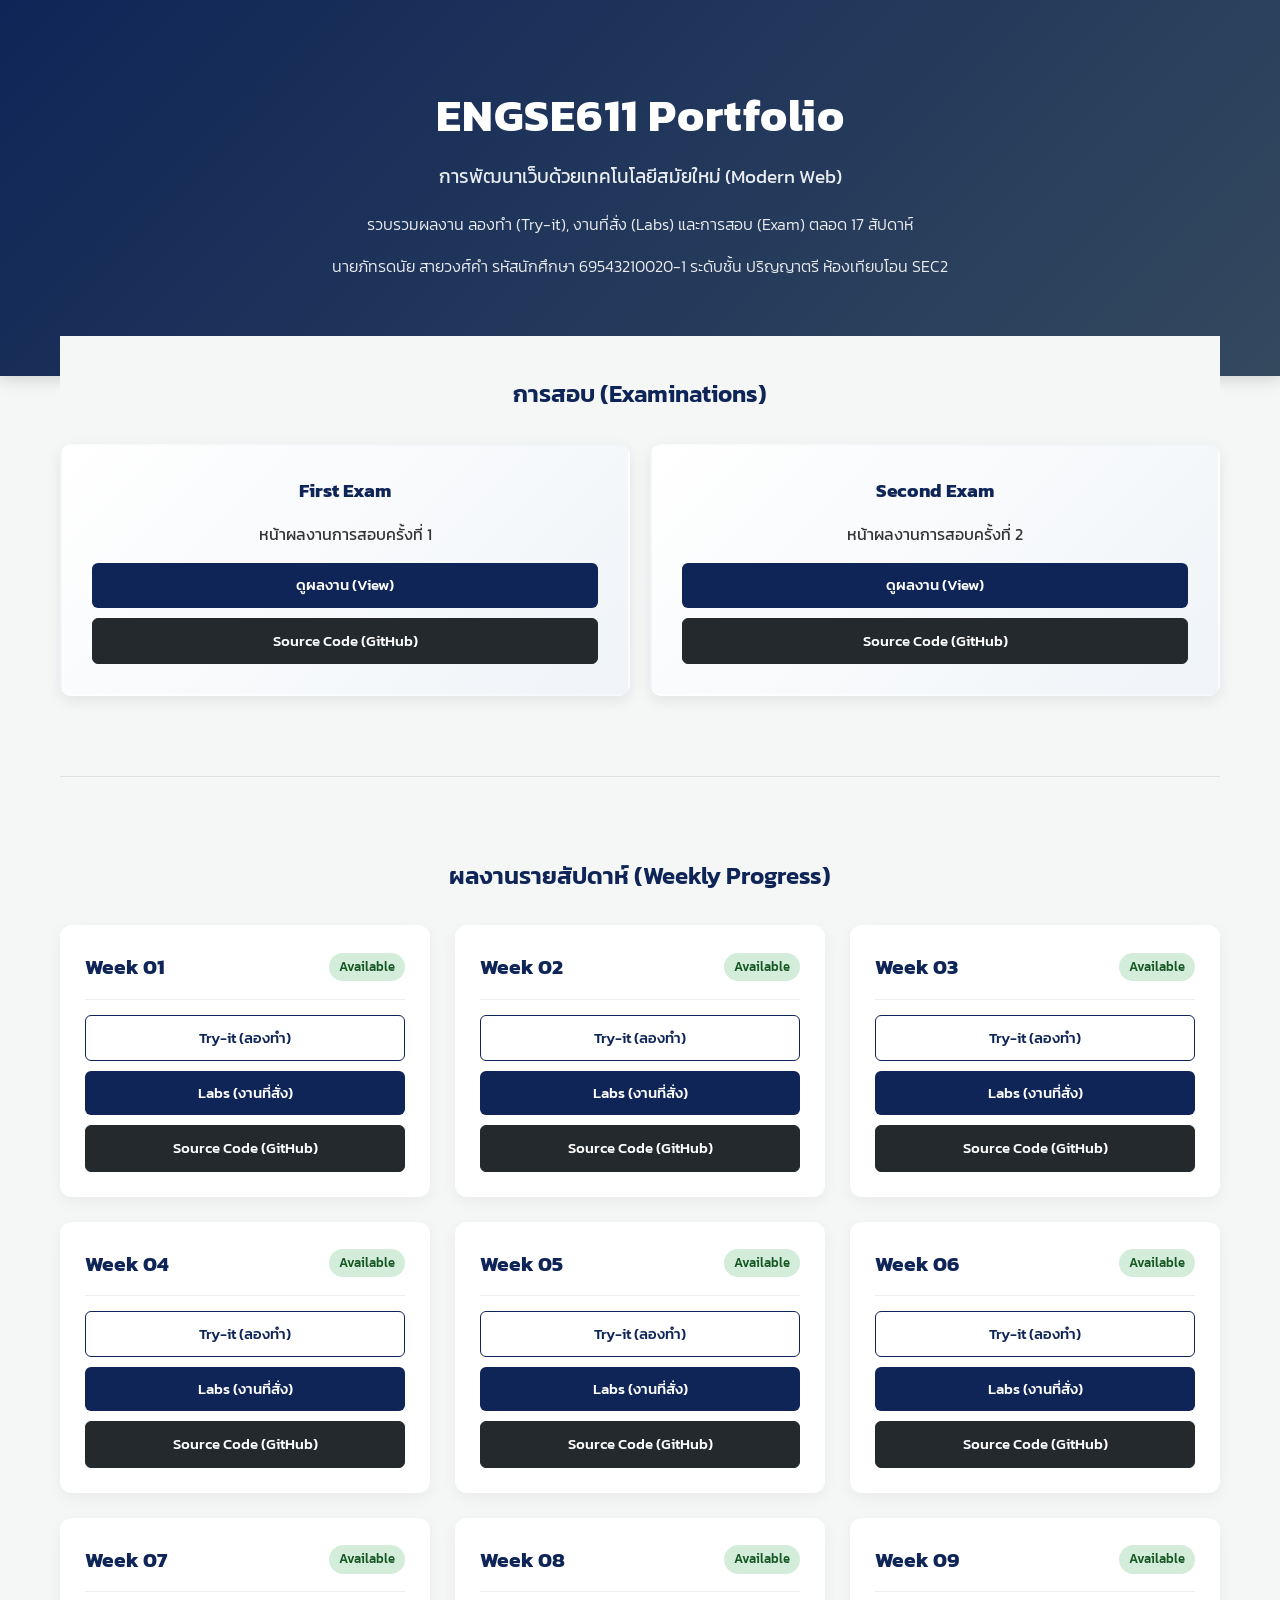
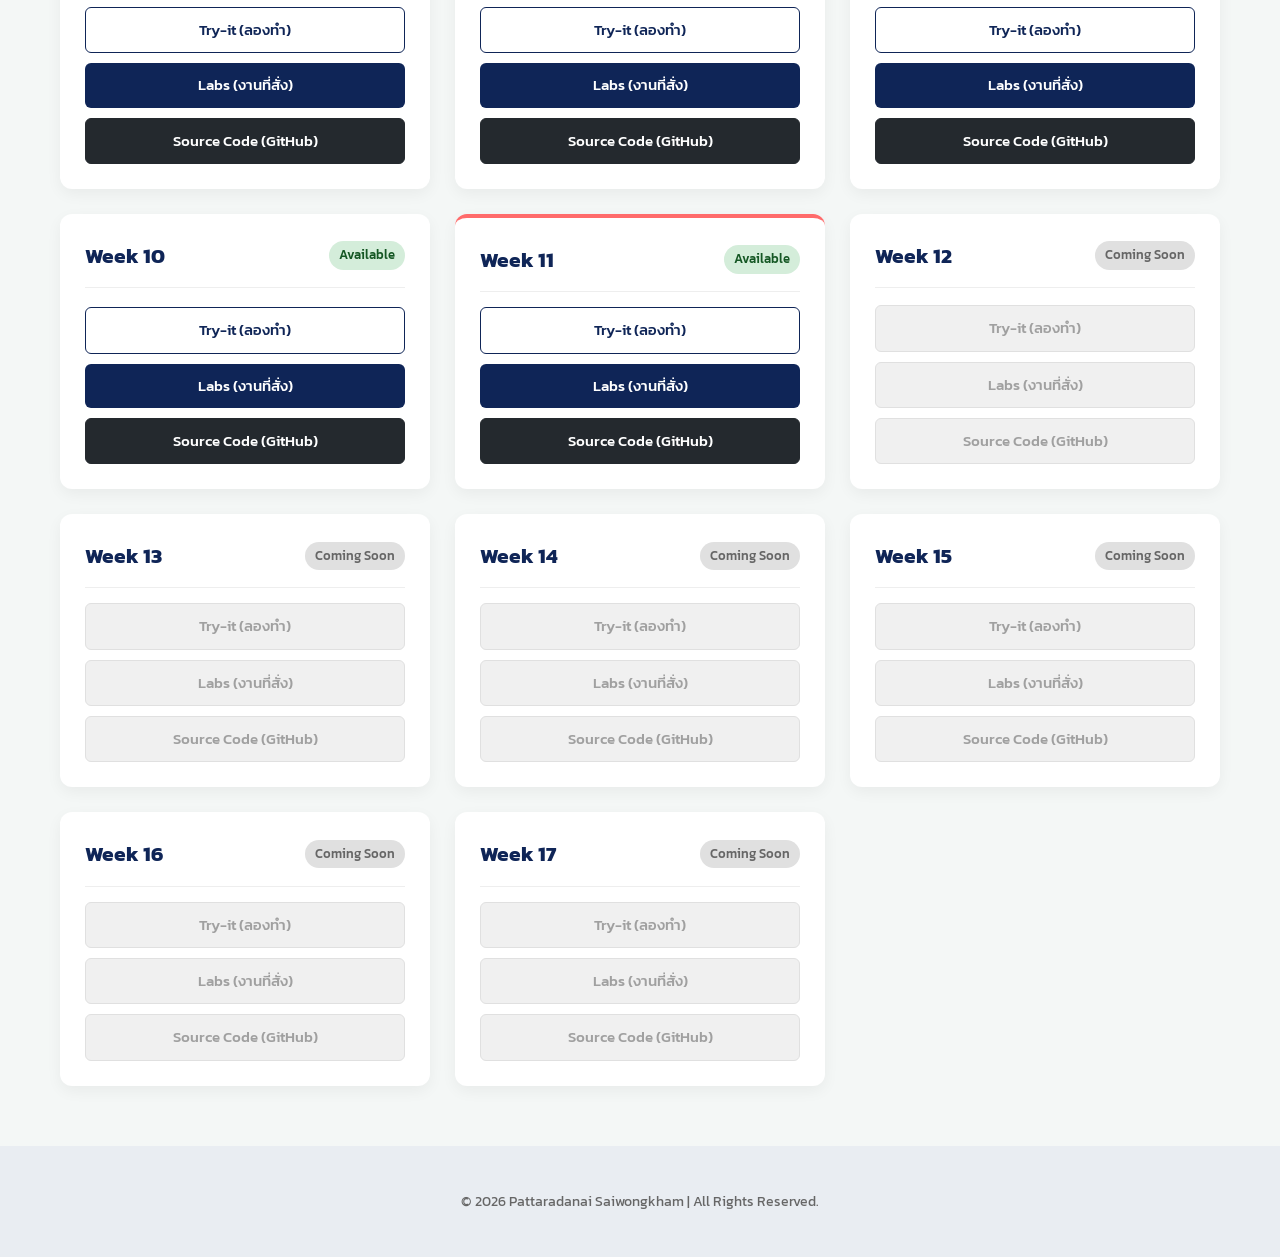
<file: index.html>
<!DOCTYPE html>
<html lang="th">
<head>
    <meta charset="UTF-8">
    <meta name="viewport" content="width=device-width, initial-scale=1.0">
    <title>My Portfolio | ENGSE611</title>
    <link rel="stylesheet" href="style.css">
    <link href="https://fonts.googleapis.com/css2?family=Kanit:wght@300;400;500;600&display=swap" rel="stylesheet">
</head>
<body>
    <header class="hero">
        <div class="hero-content">
            <h1>ENGSE611 Portfolio</h1>
            <h2>การพัฒนาเว็บด้วยเทคโนโลยีสมัยใหม่ (Modern Web)</h2>
            <p>รวบรวมผลงาน ลองทำ (Try-it), งานที่สั่ง (Labs) และการสอบ (Exam) ตลอด 17 สัปดาห์</p>
            <p>นายภัทรดนัย สายวงศ์คำ รหัสนักศึกษา 69543210020-1 ระดับชั้น ปริญญาตรี ห้องเทียบโอน SEC2</p>
        </div>
    </header>
    <main class="container">
        <section class="section-container">
            <h2 class="section-title">การสอบ (Examinations)</h2>
            <div class="exam-grid">
                <div class="exam-card">
                    <h3>First Exam</h3>
                    <p>หน้าผลงานการสอบครั้งที่ 1</p>
                    <div class="link-group">
                        <a href="Exam/First-exam/index.html" class="btn">ดูผลงาน (View)</a>
                        <a href="https://github.com/pattaradanais151/Modern-Web-ENGSE611/tree/main/Exam/First-exam" target="_blank" class="btn outline github-btn">Source Code (GitHub)</a>
                    </div>
                </div>
                <div class="exam-card">
                    <h3>Second Exam</h3>
                    <p>หน้าผลงานการสอบครั้งที่ 2</p>
                    <div class="link-group">
                        <a href="Exam/Second-exam/index.html" class="btn">ดูผลงาน (View)</a>
                        <a href="https://github.com/pattaradanais151/Modern-Web-ENGSE611/tree/main/Exam/Second-exam" target="_blank" class="btn outline github-btn">Source Code (GitHub)</a>
                    </div>
                </div>
            </div>
        </section>
        <hr class="divider">
        <section class="section-container">
            <h2 class="section-title">ผลงานรายสัปดาห์ (Weekly Progress)</h2>
            <div id="week-grid" class="grid-container"></div>
        </section>
    </main>
    <footer>
        <p>© 2026 Pattaradanai Saiwongkham | All Rights Reserved.</p>
    </footer>
    <script src="script.js"></script>
</body>
</html>
</file>
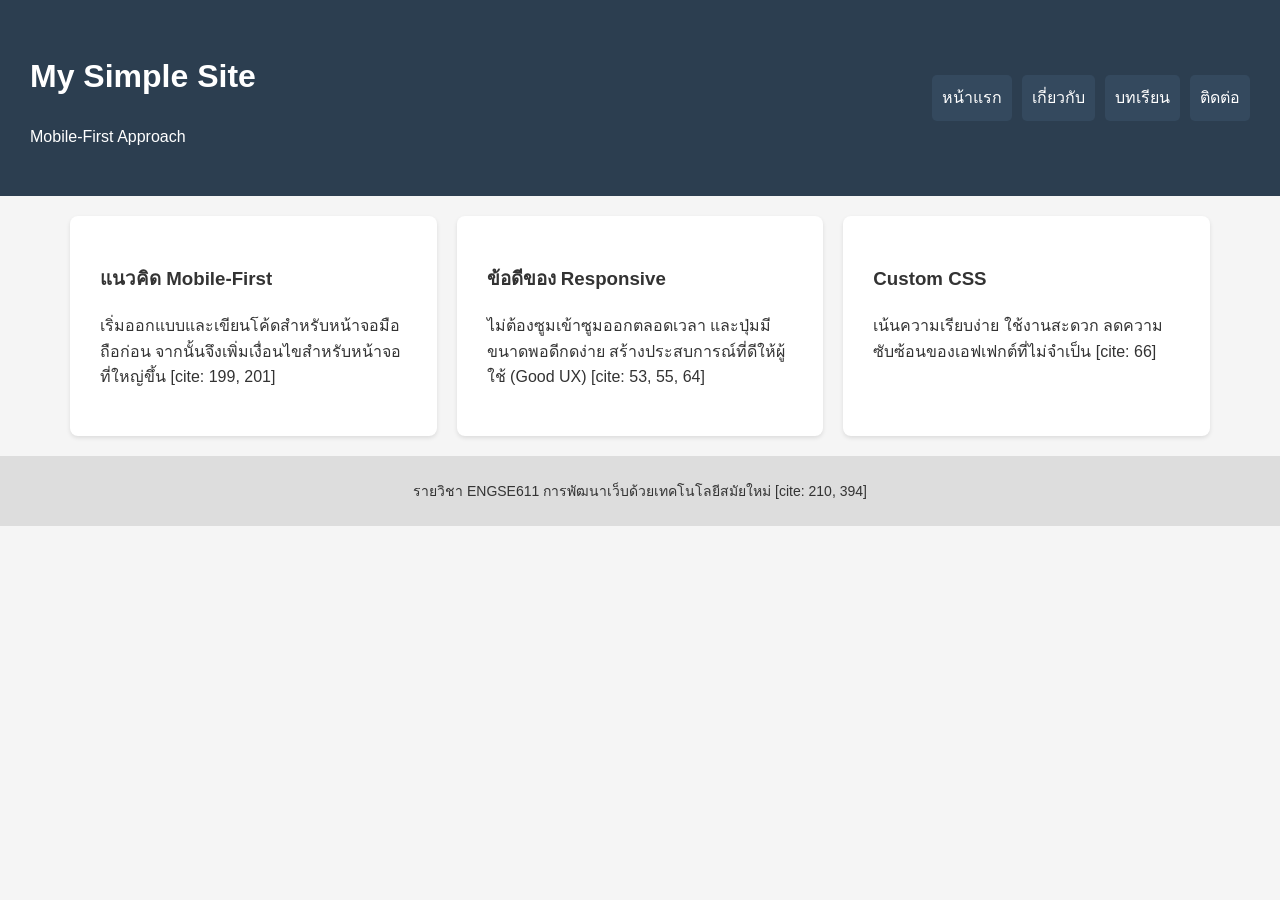
<file: Week-10/index.html>
<!DOCTYPE html>
<html lang="th">
<head>
    <meta charset="UTF-8">
    <meta name="viewport" content="width=device-width, initial-scale=1.0"> 
    <title>Simple Responsive Site</title>
    <link rel="stylesheet" href="style.css">
</head>
<body>
    <header>
        <div class="header-content">
            <h1>My Simple Site</h1>
            <p>Mobile-First Approach</p>
        </div>
        <nav>
            <a href="#">หน้าแรก</a>
            <a href="#">เกี่ยวกับ</a>
            <a href="#">บทเรียน</a>
            <a href="#">ติดต่อ</a>
        </nav>
    </header>

    <main class="container">
        <div class="card">
            <h3>แนวคิด Mobile-First</h3>
            <p>เริ่มออกแบบและเขียนโค้ดสำหรับหน้าจอมือถือก่อน จากนั้นจึงเพิ่มเงื่อนไขสำหรับหน้าจอที่ใหญ่ขึ้น [cite: 199, 201]</p>
        </div>
        <div class="card">
            <h3>ข้อดีของ Responsive</h3>
            <p>ไม่ต้องซูมเข้าซูมออกตลอดเวลา และปุ่มมีขนาดพอดีกดง่าย สร้างประสบการณ์ที่ดีให้ผู้ใช้ (Good UX) [cite: 53, 55, 64]</p>
        </div>
        <div class="card">
            <h3>Custom CSS</h3>
            <p>เน้นความเรียบง่าย ใช้งานสะดวก ลดความซับซ้อนของเอฟเฟกต์ที่ไม่จำเป็น [cite: 66]</p>
        </div>
    </main>

    <footer>
        <p>รายวิชา ENGSE611 การพัฒนาเว็บด้วยเทคโนโลยีสมัยใหม่ [cite: 210, 394]</p>
    </footer>
</body>
</html>
</file>
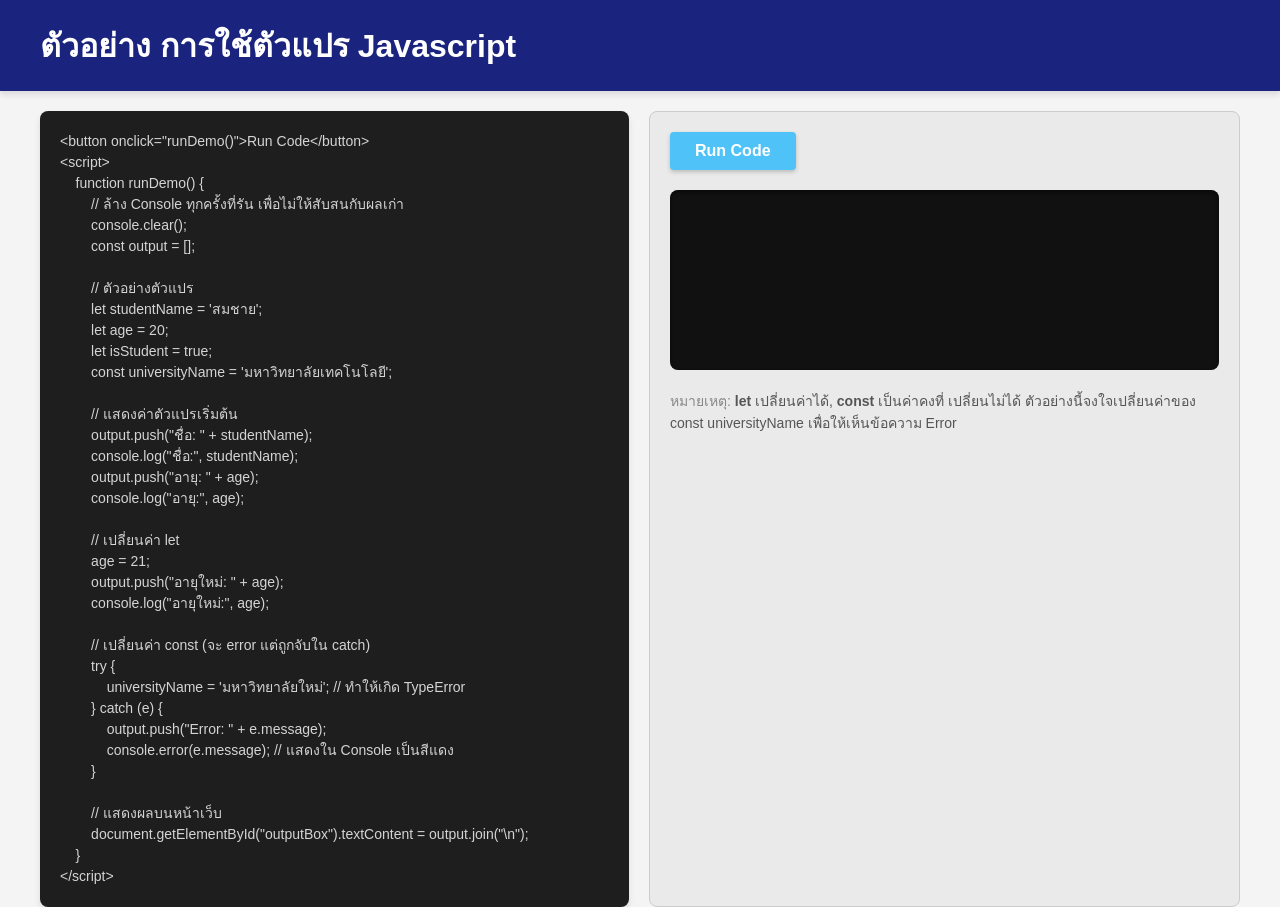
<file: Week-11/index.html>
<!DOCTYPE html>
<html lang="th">
<head>
    <meta charset="UTF-8">
    <meta name="viewport" content="width=device-width, initial-scale=1.0">
    <title>ตัวอย่าง การใช้ตัวแปร Javascript</title>
    <link rel="stylesheet" href="style.css">
</head>
<body>
    <header class="header">
        <h1>ตัวอย่าง การใช้ตัวแปร Javascript</h1>
    </header>
    
    <main class="container">
        <!-- ฝั่งซ้าย: แสดงโค้ด -->
        <section class="code-section">
<pre><code>&lt;button onclick="runDemo()"&gt;Run Code&lt;/button&gt;
&lt;script&gt;
    function runDemo() {
        // ล้าง Console ทุกครั้งที่รัน เพื่อไม่ให้สับสนกับผลเก่า
        console.clear();
        const output = [];

        // ตัวอย่างตัวแปร
        let studentName = 'สมชาย';
        let age = 20;
        let isStudent = true;
        const universityName = 'มหาวิทยาลัยเทคโนโลยี';
        
        // แสดงค่าตัวแปรเริ่มต้น
        output.push("ชื่อ: " + studentName);
        console.log("ชื่อ:", studentName);
        output.push("อายุ: " + age);
        console.log("อายุ:", age);

        // เปลี่ยนค่า let
        age = 21;
        output.push("อายุใหม่: " + age);
        console.log("อายุใหม่:", age);

        // เปลี่ยนค่า const (จะ error แต่ถูกจับใน catch)
        try {
            universityName = 'มหาวิทยาลัยใหม่'; // ทำให้เกิด TypeError
        } catch (e) {
            output.push("Error: " + e.message);
            console.error(e.message); // แสดงใน Console เป็นสีแดง
        }

        // แสดงผลบนหน้าเว็บ
        document.getElementById("outputBox").textContent = output.join("\n");
    }
&lt;/script&gt;</code></pre>
        </section>
        
        <section class="demo-section">
            <button onclick="runDemo()" class="btn-run">Run Code</button>
            
            <div class="output-container">
                <pre id="outputBox"></pre>
            </div>

            <p class="note-text">
                <span class="note-label">หมายเหตุ:</span> <b>let</b> เปลี่ยนค่าได้, <b>const</b> เป็นค่าคงที่ เปลี่ยนไม่ได้ ตัวอย่างนี้จงใจเปลี่ยนค่าของ const universityName เพื่อให้เห็นข้อความ Error
            </p>
        </section>
    </main>

    <script src="script.js"></script>
</body>
</html>
</file>
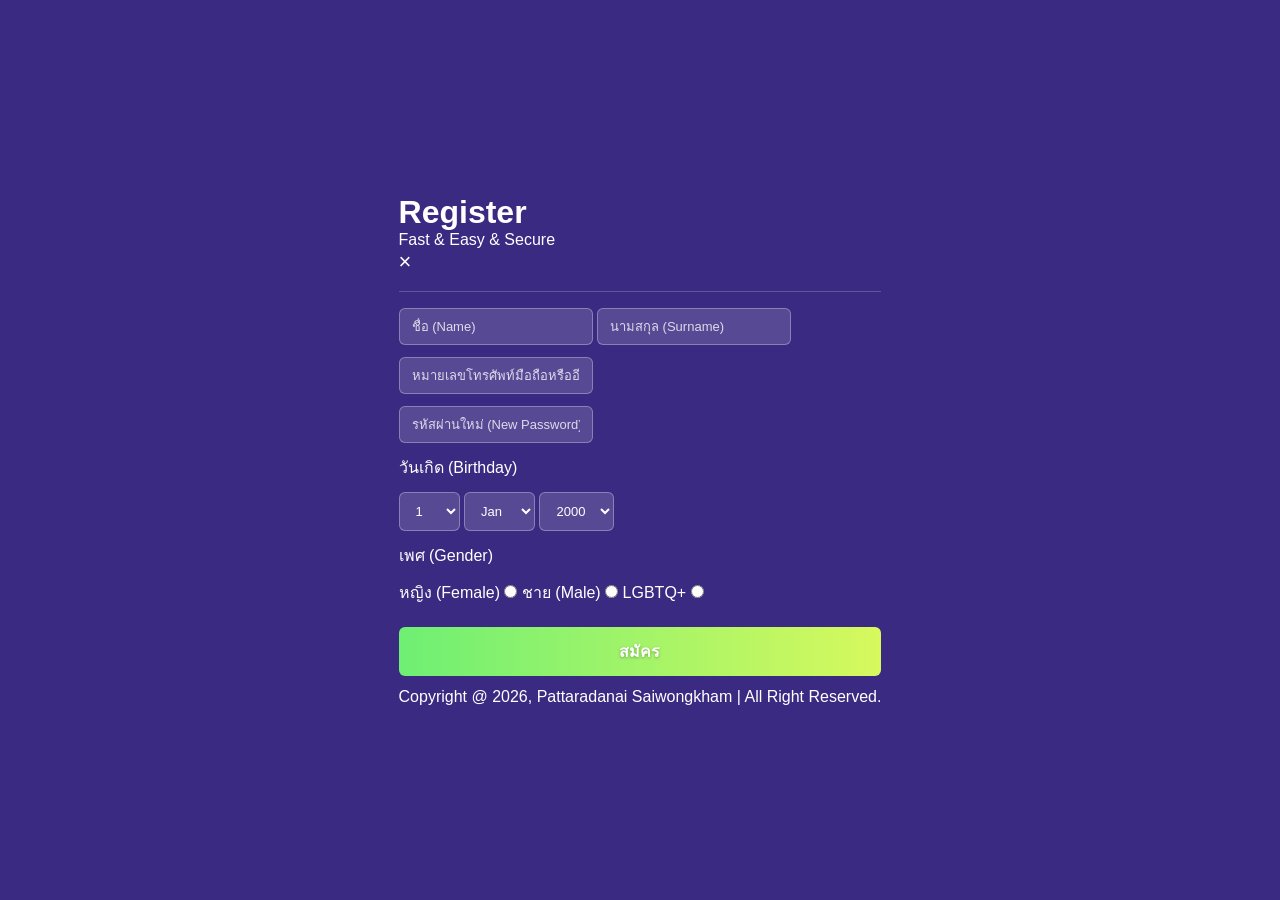
<file: Exam/First-exam/index.html>
<!DOCTYPE html>
<html lang="th">
<head>
    <meta charset="UTF-8">
    <meta name="viewport" content="width=device-width, initial-scale=1.0">
    <title>Register Form</title>
    <link rel="stylesheet" href="style.css">
</head>
<body>

    <div class="signup-card">
        <div class="card-header">
            <div class="title-container">
                <h1>Register</h1>
                <p>Fast & Easy & Secure</p>
            </div>
            <button class="close-btn">&times;</button>
        </div>
        <hr class="divider">
        <form action="#" method="POST">
            <div class="input-row">
                <input type="text" placeholder="ชื่อ (Name)" required>
                <input type="text" placeholder="นามสกุล (Surname)" required>
            </div>
            <div class="input-full">
                <input type="text" placeholder="หมายเลขโทรศัพท์มือถือหรืออีเมล (Phone Number or Email)" required>
            </div>
            <div class="input-full">
                <input type="password" placeholder="รหัสผ่านใหม่ (New Password)" required>
            </div>
            <div class="section-title">วันเกิด (Birthday)</div>
            <div class="input-row dob-row">
                <select name="day">
                    <option value="14">1</option>
                    <option value="14">2</option>
                    <option value="14">3</option>
                    <option value="14">4</option>
                    <option value="14">5</option>
                    <option value="14">6</option>
                    <option value="14">7</option>
                    <option value="14">8</option>
                    <option value="14">9</option>
                    <option value="14">10</option>
                    <option value="14">11</option>
                    <option value="14">12</option>
                    <option value="14">13</option>
                    <option value="14">14</option>
                    <option value="14">15</option>
                    <option value="14">16</option>
                    <option value="14">17</option>
                    <option value="14">18</option>
                    <option value="14">19</option>
                    <option value="14">20</option>
                    <option value="14">21</option>
                    <option value="14">22</option>
                    <option value="14">23</option>
                    <option value="14">24</option>
                    <option value="14">25</option>
                    <option value="14">26</option>
                    <option value="14">27</option>
                    <option value="14">28</option>
                    <option value="14">29</option>
                    <option value="14">30</option>
                    <option value="14">31</option>
                </select>
                <select name="month">
                    <option value="ก.ย.">Jan</option>
                    <option value="ก.ย.">Feb</option>
                    <option value="ก.ย.">Mar</option>
                    <option value="ก.ย.">Apr</option>
                    <option value="ก.ย.">May</option>
                    <option value="ก.ย.">Jun</option>
                    <option value="ก.ย.">Jul</option>
                    <option value="ก.ย.">Aug</option>
                    <option value="ก.ย.">Sep</option>
                    <option value="ก.ย.">Oct</option>
                    <option value="ก.ย.">Nov</option>
                    <option value="ก.ย.">Dec</option>
                </select>
                <select name="year">
                    <option value="2020">2000</option>
                    <option value="2020">2001</option>
                    <option value="2020">2002</option>
                    <option value="2020">2003</option>
                    <option value="2020">2004</option>
                    <option value="2020">2005</option>
                    <option value="2020">2006</option>
                    <option value="2020">2007</option>
                    <option value="2020">2008</option>
                    <option value="2020">2009</option>
                    <option value="2020">2010</option>
                    <option value="2020">2011</option>
                    <option value="2020">2012</option>
                    <option value="2020">2013</option>
                    <option value="2020">2014</option>
                    <option value="2020">2015</option>
                    <option value="2020">2016</option>
                    <option value="2020">2017</option>
                    <option value="2020">2018</option>
                    <option value="2020">2019</option>
                    <option value="2020">2020</option>
                </select>
            </div>
            <div class="section-title">เพศ (Gender)</div>
            <div class="input-row gender-row">
                <label class="gender-box">
                    <span>หญิง (Female)</span>
                    <input type="radio" name="gender" value="female">
                </label>
                <label class="gender-box">
                    <span>ชาย (Male)</span>
                    <input type="radio" name="gender" value="male">
                </label>
                <label class="gender-box">
                    <span>LGBTQ+</span>
                    <input type="radio" name="gender" value="male">
                </label>
            </div>
            <button type="submit" class="submit-btn">สมัคร</button>
            <p class="terms-text">
                Copyright @ 2026, Pattaradanai Saiwongkham | All Right Reserved.
            </p>
        </form>
    </div>

</body>
</html>
</file>
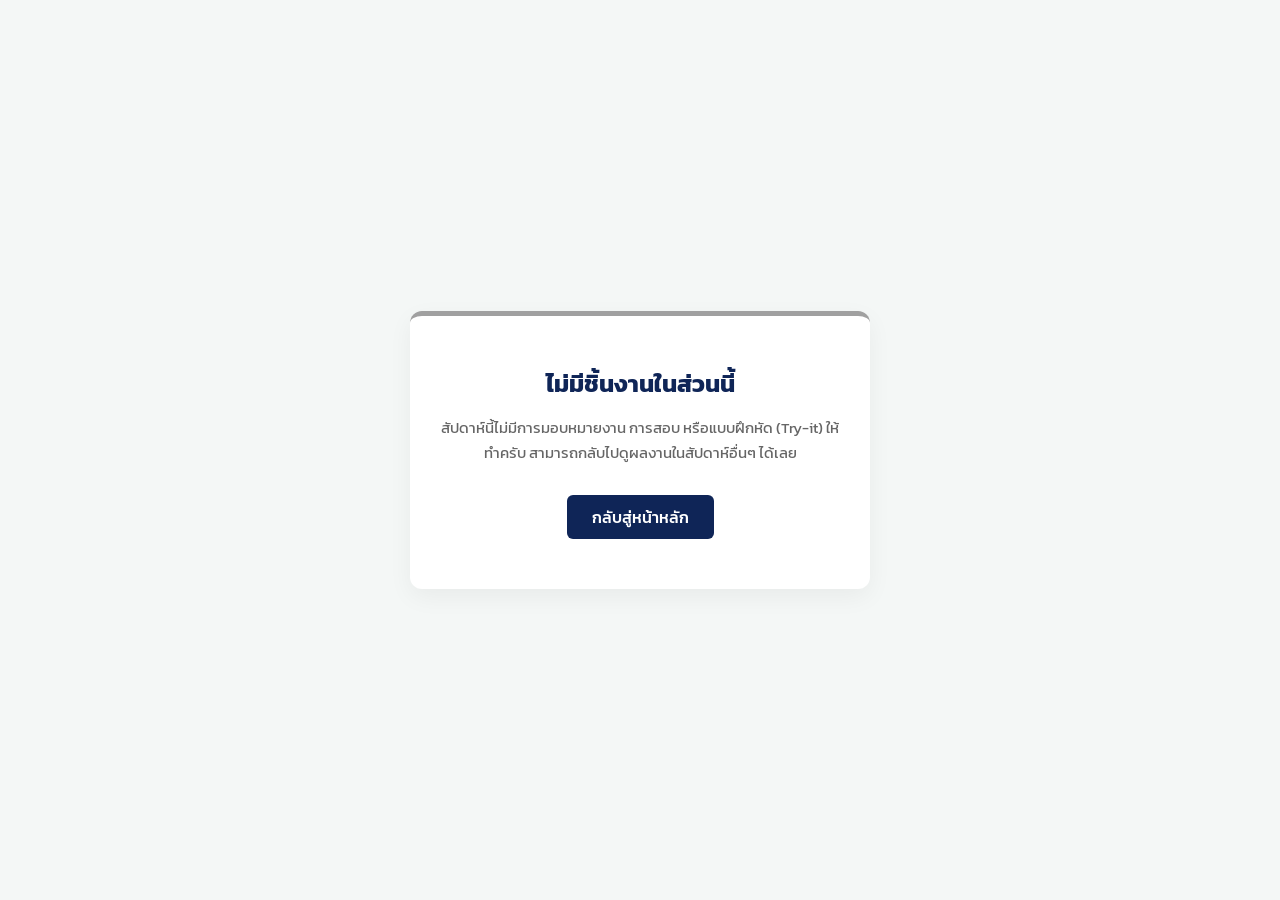
<file: Exam/Second-exam/index.html>
<!DOCTYPE html>
<html lang="th">
<head>
    <meta charset="UTF-8">
    <meta name="viewport" content="width=device-width, initial-scale=1.0">
    <title>No Assignment</title>
    <link href="https://fonts.googleapis.com/css2?family=Kanit:wght@300;400;500;600&display=swap" rel="stylesheet">
    <style>
        body {
            margin: 0;
            padding: 0;
            display: flex;
            justify-content: center;
            align-items: center;
            min-height: 100vh;
            background-color: #f4f7f6;
            font-family: 'Kanit', sans-serif;
        }
        .empty-card {
            background: #ffffff;
            padding: 50px 30px;
            border-radius: 12px;
            box-shadow: 0 8px 25px rgba(0,0,0,0.05);
            text-align: center;
            max-width: 400px;
            width: 90%;
            border-top: 5px solid #a0a0a0;
        }
        .icon {
            font-size: 70px;
            margin-bottom: 15px;
            line-height: 1;
        }
        h1 {
            color: #0f2557;
            font-size: 1.5rem;
            margin: 0 0 10px 0;
        }
        p {
            color: #666666;
            font-size: 0.95rem;
            margin-bottom: 30px;
            line-height: 1.6;
        }
        .btn-back {
            display: inline-block;
            background-color: #0f2557;
            color: #ffffff;
            text-decoration: none;
            padding: 10px 25px;
            border-radius: 6px;
            font-weight: 500;
            transition: background 0.3s, transform 0.2s;
        }
        .btn-back:hover {
            background-color: #34495e;
            transform: translateY(-2px);
        }
    </style>
</head>
<body>

    <div class="empty-card">
        <h1>ไม่มีชิ้นงานในส่วนนี้</h1>
        <p>สัปดาห์นี้ไม่มีการมอบหมายงาน การสอบ หรือแบบฝึกหัด (Try-it) ให้ทำครับ สามารถกลับไปดูผลงานในสัปดาห์อื่นๆ ได้เลย</p>
        <a href="../../index.html" class="btn-back">กลับสู่หน้าหลัก</a>
    </div>

</body>
</html>
</file>
<file: style.css>
:root {
    --primary: #0f2557;  
    --secondary: #34495e;
    --accent: #ff6b6b;     
    --bg-color: #f4f7f6;
    --card-bg: #ffffff;
    --text-main: #333333;
    --text-muted: #666666;
    --radius: 12px;
}
* {
    box-sizing: border-box;
}
body {
    margin: 0;
    font-family: 'Kanit', sans-serif;
    background-color: var(--bg-color);
    color: var(--text-main);
    line-height: 1.6;
}
.hero {
    background: linear-gradient(135deg, var(--primary), var(--secondary));
    color: white;
    text-align: center;
    padding: 80px 20px;
    box-shadow: 0 4px 15px rgba(0,0,0,0.15);
}
.hero h1 {
    font-size: 2.8rem;
    margin: 0;
    letter-spacing: 1px;
}
.hero h2 {
    font-size: 1.2rem;
    font-weight: 400;
    margin: 10px 0 20px 0;
    color: #e9edf2;
}
.hero p {
    font-weight: 300;
    opacity: 0.9;
    font-size: 1rem;
}
.container {
    width: 100%;
    max-width: 1200px;
    margin: -40px auto 40px auto; 
    padding: 0 20px;
}
.section-container {
    background: var(--bg-color);
    padding: 20px 0;
}
.section-title {
    color: var(--primary);
    text-align: center;
    margin-bottom: 30px;
    font-weight: 600;
}
.divider {
    border: 0;
    height: 1px;
    background: #e0e0e0;
    margin: 40px 0;
}
.exam-grid {
    display: grid;
    grid-template-columns: 1fr;
    gap: 20px;
    margin-bottom: 20px;
}
@media (min-width: 768px) {
    .exam-grid {
        grid-template-columns: repeat(2, 1fr);
    }
}
.exam-card {
    background: linear-gradient(135deg, #ffffff, #f0f4f8);
    border-radius: var(--radius);
    padding: 30px;
    text-align: center;
    text-decoration: none;
    color: var(--text-main);
    box-shadow: 0 5px 15px rgba(0,0,0,0.08);
    border: 2px solid transparent;
}
.exam-card:hover {
    box-shadow: 0 10px 25px rgba(0,0,0,0.15);
    border-color: var(--primary);
}
.exam-card .icon {
    font-size: 40px;
    display: block;
    margin-bottom: 15px;
}
.exam-card h3 {
    margin: 0 0 10px 0;
    color: var(--primary);
}
.grid-container {
    display: grid;
    grid-template-columns: 1fr; 
    gap: 25px;
}
@media (min-width: 768px) {
    .grid-container {
        grid-template-columns: repeat(2, 1fr); 
    }
}
@media (min-width: 1024px) {
    .grid-container {
        grid-template-columns: repeat(3, 1fr);
    }
}
.card {
    background: var(--card-bg);
    border-radius: var(--radius);
    padding: 25px;
    box-shadow: 0 5px 15px rgba(0,0,0,0.05);
    display: flex;
    flex-direction: column;
}
.card:hover {
    box-shadow: 0 10px 25px rgba(0,0,0,0.1);
}
.card.highlight {
    border-top: 4px solid var(--accent);
}
.card-header {
    display: flex;
    justify-content: space-between;
    align-items: center;
    border-bottom: 1px solid #eeeeee;
    padding-bottom: 15px;
    margin-bottom: 15px;
}
.card-header h3 {
    margin: 0;
    font-size: 1.3rem;
    color: var(--primary);
}
.badge {
    font-size: 0.8rem;
    padding: 4px 10px;
    border-radius: 20px;
    font-weight: 500;
}
.badge.active { background: #d4edda; color: #155724; }
.badge.upcoming { background: #e0e0e0; color: #666666; }
.card-body {
    flex-grow: 1;
    display: flex;
    flex-direction: column;
}
.link-group {
    display: flex;
    flex-direction: column;
    gap: 10px;
    margin-top: auto;
}
.btn {
    display: block;
    text-align: center;
    text-decoration: none;
    background: var(--primary);
    color: white;
    padding: 10px 15px;
    border-radius: 6px;
    font-size: 0.95rem;
    font-weight: 500;
}
.btn:hover:not(.disabled) { 
    background: var(--secondary); 
}
.btn.outline {
    background: transparent;
    border: 1px solid var(--primary);
    color: var(--primary);
}
.btn.outline:hover:not(.disabled) {
    background: var(--primary);
    color: white;
}
.btn.github-btn {
    background: #24292e;
    color: white;
    border: 1px solid #24292e;
}
.btn.github-btn:hover:not(.disabled) {
    background: #000000;
    color: white;
}
.btn.disabled {
    background: #f0f0f0;
    color: #a0a0a0;
    border: 1px solid #e0e0e0;
    cursor: not-allowed;
}
footer {
    text-align: center;
    padding: 30px 20px;
    color: var(--text-muted);
    font-size: 0.9rem;
    background: #e9edf2;
    margin-top: 40px;
}
</file>
<file: Week-10/style.css>
:root {
    --bg-color: #f5f5f5;      
    --card-bg: #ffffff;       
    --text-color: #333333;
    --primary-color: #2c3e50; 
    --nav-color: #34495e;     
    --padding: 15px;         
}
body {
    margin: 0;                               
    font-family: Tahoma, sans-serif;         
    background: var(--bg-color);             
    color: var(--text-color);
    line-height: 1.6;                        
}
header {
    background: var(--primary-color);
    color: #ffffff;
    text-align: center;                      
    padding: var(--padding);
}
nav {
    display: flex;                           
    flex-direction: column;                  
    gap: 10px;                               
    margin-top: 15px;
}
nav a {
    background: var(--nav-color);
    color: #ffffff;
    text-decoration: none;
    padding: 10px;                          
    border-radius: 5px;                      
}
.container {
    width: 100%;                            
    max-width: 1200px;                      
    margin: 0 auto;                          
    padding: 20px var(--padding);           
    box-sizing: border-box;
}
.card {
    background: var(--card-bg);              
    padding: var(--padding);                 
    margin-bottom: 15px;                    
    border-radius: 8px;                      
    box-shadow: 0 2px 4px rgba(0,0,0,0.1);  
}
footer {
    background: #dddddd;                     
    text-align: center;                     
    padding: 10px;                           
    font-size: 14px;                         
}
img {
    max-width: 100%;                        
    height: auto;                           
}
@media (min-width: 768px) {                  
    :root {
        --padding: 30px;                    
    }
    header {
        text-align: left;                   
        display: flex;
        justify-content: space-between;     
        align-items: center;
    }
    nav {
        flex-direction: row;                 
        margin-top: 0;
    }
    .container {
        display: grid;                      
        grid-template-columns: repeat(2, 1fr); 
        gap: 20px;                          
    }
    .card {
        margin-bottom: 0;             
    }
}
@media (min-width: 1024px) {                 
    .container {
        grid-template-columns: repeat(3, 1fr);
    }
}
</file>
<file: Week-11/style.css>
* {
    box-sizing: border-box;
    margin: 0;
    padding: 0;
    font-family: 'Segoe UI', Tahoma, Geneva, Verdana, sans-serif;
}

body {
    background-color: #f4f4f4;
    color: #333;
}

.header {
    background-color: #1a237e; /* สีน้ำเงินเข้มตามภาพ */
    color: white;
    padding: 20px 40px;
    margin-bottom: 20px;
    box-shadow: 0 4px 6px rgba(0,0,0,0.1);
}

.header h1 {
    font-size: 32px;
    font-weight: bold;
}

.container {
    display: flex;
    gap: 20px;
    padding: 0 40px;
    max-width: 1400px;
    margin: 0 auto;
}

.code-section {
    flex: 1;
    background-color: #1e1e1e; 
    color: #d4d4d4;
    padding: 20px;
    border-radius: 8px;
    overflow-x: auto;
    font-family: 'Consolas', 'Courier New', monospace;
    font-size: 14px;
    line-height: 1.5;
    box-shadow: 0 4px 6px rgba(0,0,0,0.1);
}

.code-section pre {
    margin: 0;
}

.demo-section {
    flex: 1;
    background-color: #eaeaea; /* สีพื้นหลังตามภาพ */
    padding: 20px;
    border-radius: 8px;
    border: 1px solid #ccc;
}

.btn-run {
    background-color: #4fc3f7; /* สีฟ้าสว่าง */
    color: white;
    border: none;
    padding: 10px 25px;
    font-size: 16px;
    border-radius: 4px;
    cursor: pointer;
    margin-bottom: 20px;
    font-weight: bold;
    box-shadow: 0 2px 4px rgba(0,0,0,0.2);
    transition: background-color 0.2s;
}

.btn-run:hover {
    background-color: #29b6f6;
}

.output-container {
    background-color: #111;
    color: white;
    padding: 20px;
    border-radius: 8px;
    min-height: 180px;
    margin-bottom: 20px;
    box-shadow: inset 0 2px 4px rgba(0,0,0,0.5);
}

#outputBox {
    font-family: 'Consolas', 'Courier New', monospace;
    font-size: 15px;
    line-height: 1.5;
    white-space: pre-wrap;
}

/* ข้อความหมายเหตุด้านล่าง */
.note-text {
    font-size: 14px;
    color: #555;
    line-height: 1.6;
}

.note-label {
    color: #888;
}
</file>
<file: Exam/First-exam/style.css>
* { box-sizing: border-box; margin: 0; padding: 0; font-family: sans-serif; color: white; }
body { background: #3b2a82; display: flex; justify-content: center; align-items: center; min-height: 100vh; }

.glass-card { background: rgba(255, 255, 255, 0.1); border: 1px solid rgba(255, 255, 255, 0.2); border-radius: 12px; padding: 24px; width: 100%; max-width: 460px; backdrop-filter: blur(12px); box-shadow: 0 8px 32px rgba(0,0,0,0.2); }
.header { display: flex; justify-content: space-between; align-items: flex-start; }
.header h2 { font-size: 24px; font-weight: bold; margin-bottom: 2px; }
.header p { font-size: 13px; opacity: 0.9; }
.close-btn { background: none; border: none; font-size: 22px; cursor: pointer; transition: 0.2s; }
.close-btn:hover { color: #ccc; }
.divider { border: 0; border-top: 1px solid rgba(255, 255, 255, 0.2); margin: 16px 0; }

form { display: flex; flex-direction: column; gap: 12px; }
.row { display: flex; gap: 10px; width: 100%; }
.row input, .row select { flex: 1; }
.full-width { width: 100%; }

input, select { background: rgba(255, 255, 255, 0.15); border: 1px solid rgba(255, 255, 255, 0.3); border-radius: 6px; padding: 10px 12px; outline: none; font-size: 13px; transition: 0.3s; }
input:focus, select:focus { border-color: rgba(255, 255, 255, 0.6); background: rgba(255, 255, 255, 0.2); }
input::placeholder { color: rgba(255, 255, 255, 0.8); }
select option { color: black; background: white; }

.section-label { font-size: 12px; font-weight: bold; margin-top: 4px; }
.gender-group .radio-box { flex: 1; display: flex; justify-content: space-between; align-items: center; border: 1px solid rgba(255,255,255,0.3); padding: 8px 12px; border-radius: 6px; cursor: pointer; transition: 0.2s; background: rgba(255, 255, 255, 0.1); }
.gender-group .radio-box:hover { background: rgba(255, 255, 255, 0.2); }
.gender-text { font-size: 12px; line-height: 1.3; }

.submit-btn { background: linear-gradient(90deg, #6eef73, #d7f95d); color: white; font-weight: bold; font-size: 16px; border: none; border-radius: 6px; padding: 12px; cursor: pointer; margin-top: 10px; text-shadow: 0 1px 3px rgba(0,0,0,0.3); transition: 0.3s opacity; }
.submit-btn:hover { opacity: 0.9; }
.footer-credit { font-size: 9px; text-align: center; margin-top: 16px; opacity: 0.8; }
</file>
